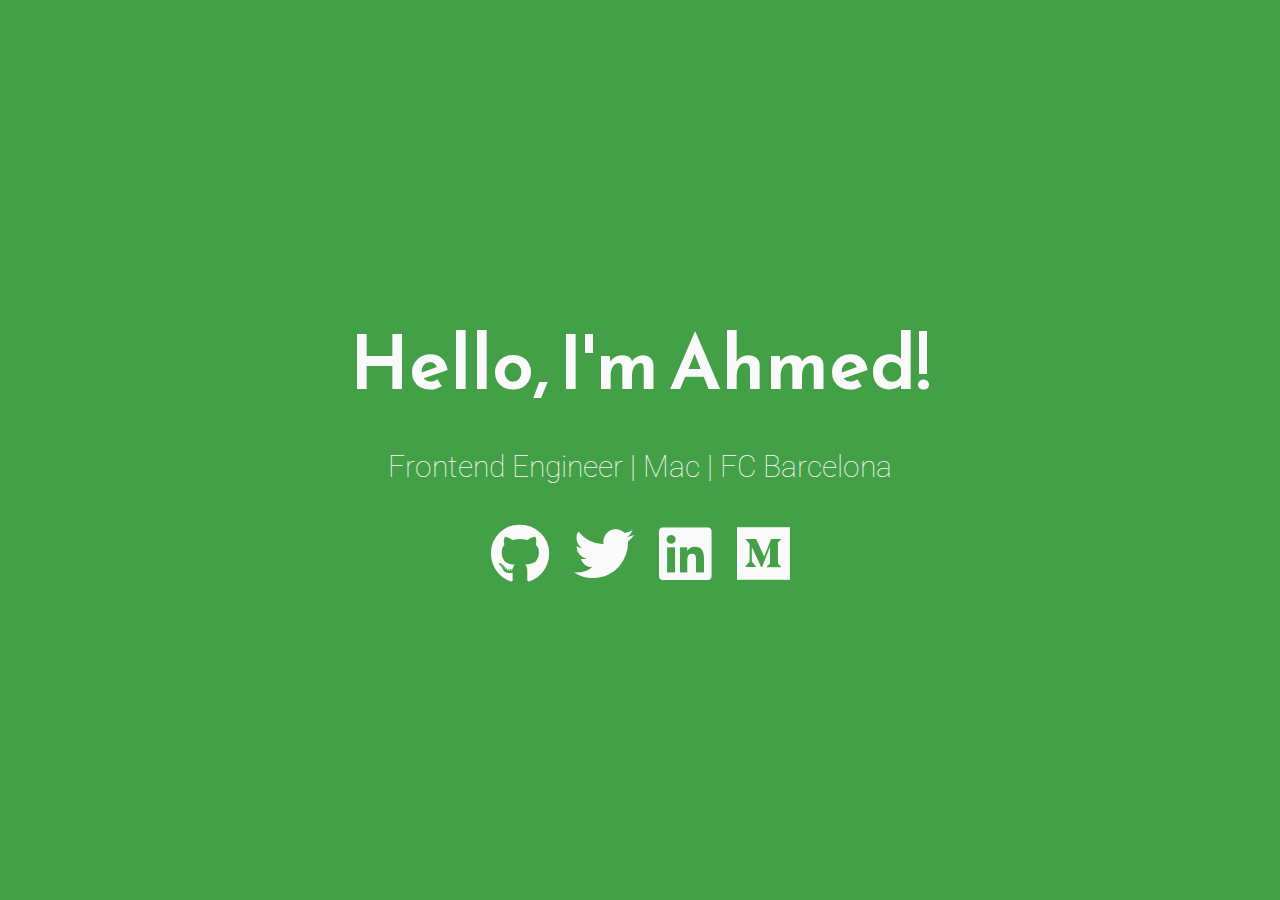
<file: index.html>
<!DOCTYPE html>
<html>

<head>
    <!-- Global site tag (gtag.js) - Google Analytics -->
    <script async src="https://www.googletagmanager.com/gtag/js?id=UA-43103748-1"></script>
    <script>
      window.dataLayer = window.dataLayer || [];
      function gtag(){dataLayer.push(arguments);}
      gtag('js', new Date());

      gtag('config', 'UA-43103748-1');
    </script>
    <!-- End Google Analytics -->

    <meta charset="utf-8">
    <meta http-equiv="X-UA-Compatible" content="IE=edge">
    <meta name="viewport" content="width=device-width, initial-scale=1.0">

    <title>BonDoQ | A Software Engineer</title>

    <link rel="icon" href="favicon.ico" type="image/png" />

    <link href="https://fonts.googleapis.com/css?family=Reem+Kufi|Roboto:300" rel="stylesheet">
    <link href="https://use.fontawesome.com/releases/v5.0.8/css/all.css" rel="stylesheet">
    <link rel="stylesheet" href="css/reset.css">
    <link rel="stylesheet" href="css/styles.css">

    <script type="text/javascript">
        const themes = [
            "css/themes/indigo-white.css",
            "css/themes/green-white.css",
            "css/themes/red-white.css",
            "css/themes/grey-white.css",
            "css/themes/white-indigo.css",
            "css/themes/white-blue.css",
            "css/themes/white-grey.css",
            "css/themes/white-red.css",
            "css/themes/yellow-black.css",
        ];
        const min = 0, max = 9;
        const randomThemeIndex = Math.floor(Math.random() * (max - min) + min);

        const link = document.createElement('link');
        link.rel = 'stylesheet';
        link.href = themes[randomThemeIndex];
        document.head.appendChild(link);

    </script>
</head>

<body>
    <main>
        <div class="intro">Hello, I'm Ahmed!</div>
        <div class="tagline">Frontend Engineer | Mac | FC Barcelona </div>
        <!-- Find your icons from here - https://fontawesome.com/icons?d=gallery&s=brands -->
        <div class="icons-social">
            <a target="_blank" href="https://github.com/bondoq">
                <i class="fab fa-github"></i>
            </a>
            <a target="_blank" href="https://twitter.com/_bondoq">
                <i class="fab fa-twitter"></i>
            </a>
            <a target="_blank" href="https://linkedin.com/in/bondoq">
                <i class="fab fa-linkedin"></i>
            </a>
            <a target="_blank" href="https://medium.com/@bondoq">
                <i class="fab fa-medium"></i>
            </a>

        </div>
    </main>
</body>

</html>
</file>
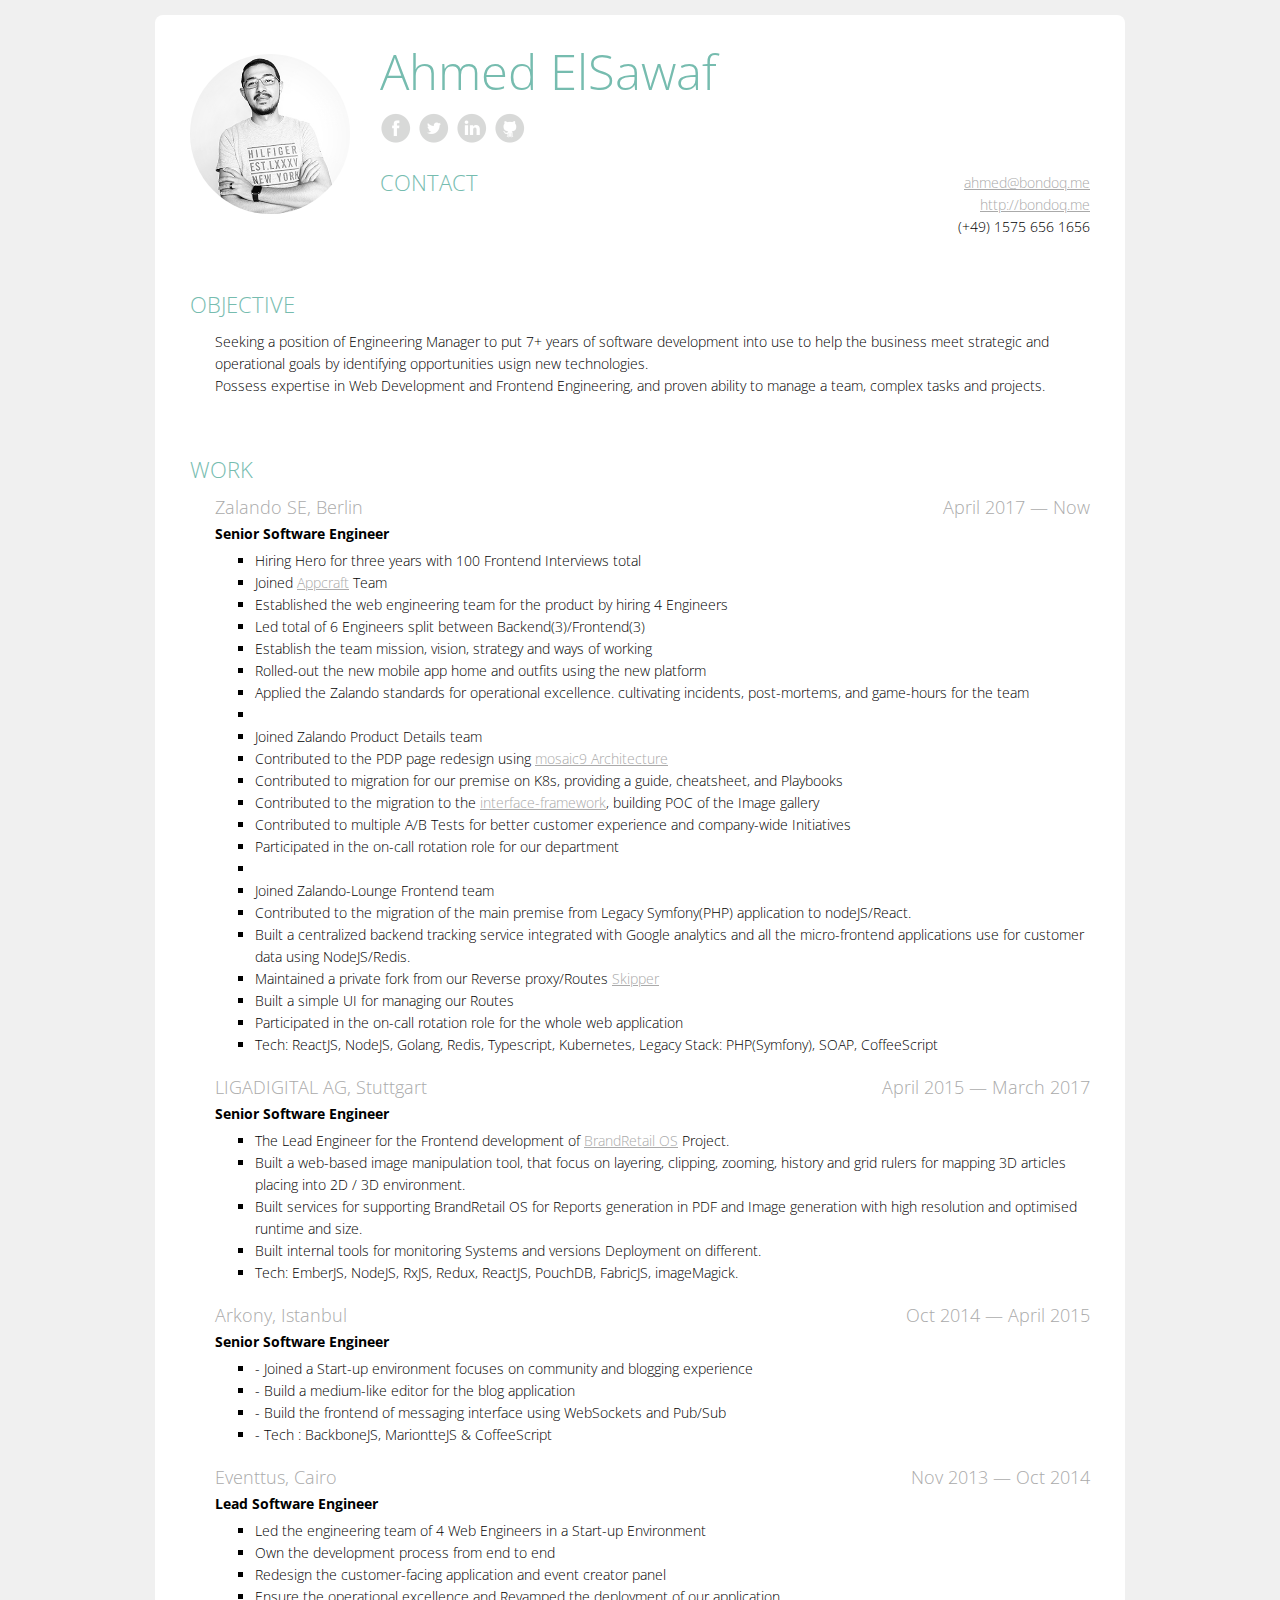
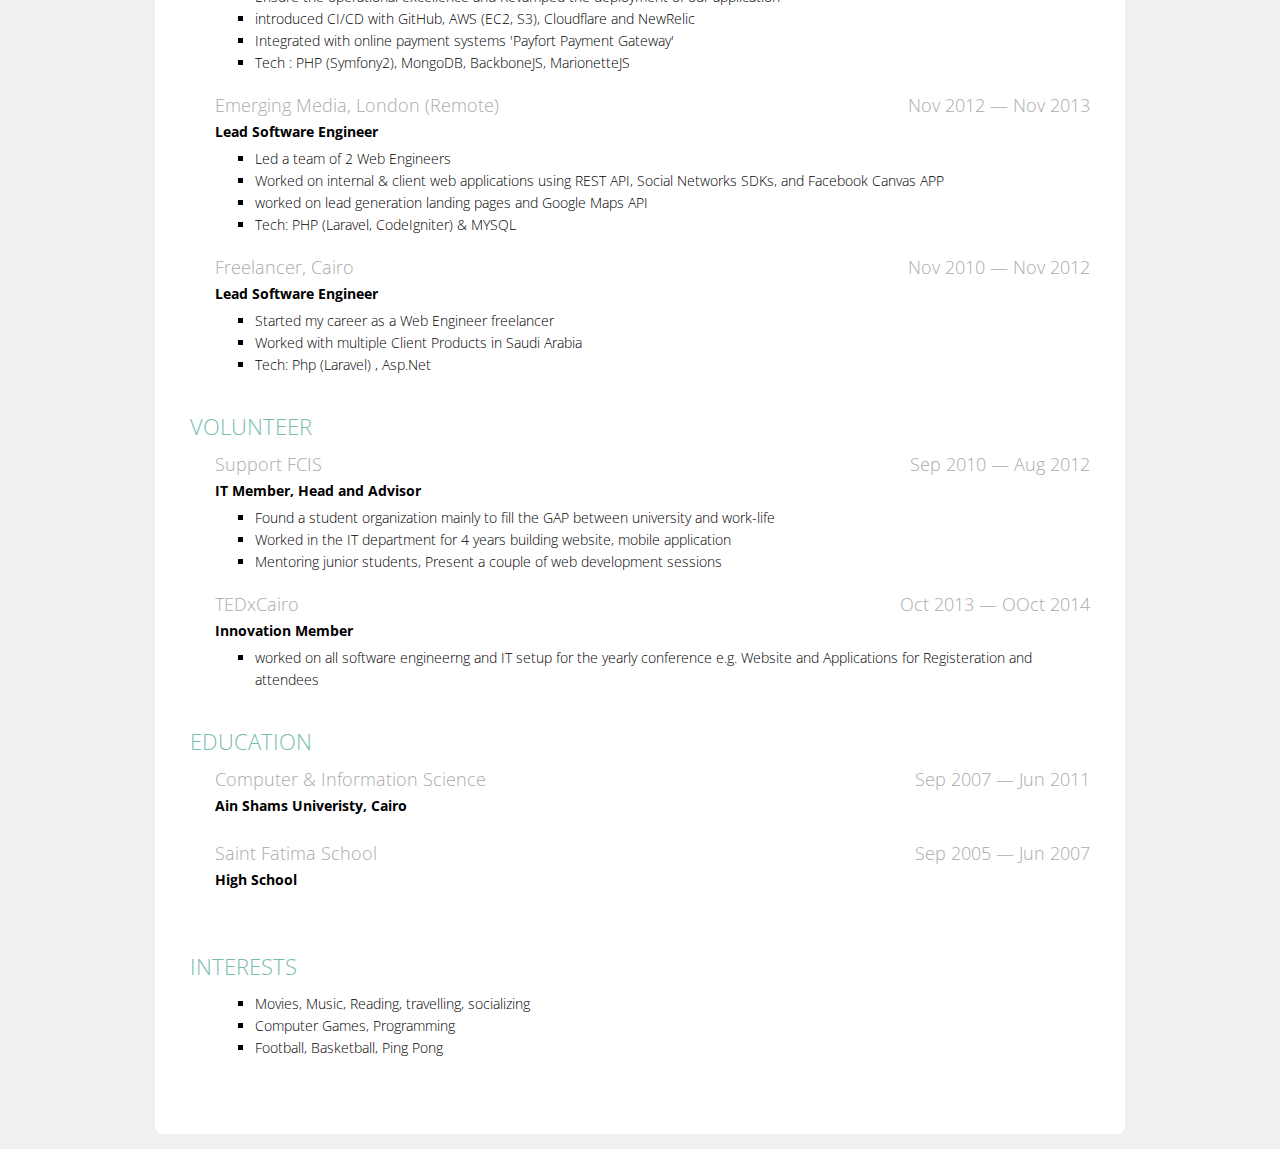
<file: cv/index.html>
<!doctype html><html lang="en"><head><meta charset="utf-8"/><link rel="icon" href="/cv/img/favicon.png"/><meta name="viewport" content="width=device-width,initial-scale=1"/><meta name="description" content="BonDoQ's portfolio"/><link href="https://fonts.googleapis.com/css?family=Open+Sans:300&subset=latin,latin-ext" rel="stylesheet"/><link rel="stylesheet" href="/cv/css/main.css"/><link rel="apple-touch-icon" href="/cv/img/favicon.png"/><title>ondoq</title></head><body><noscript>You need to enable JavaScript to run this app.</noscript><div id="main"></div><script>!function(e){function r(r){for(var n,l,f=r[0],i=r[1],p=r[2],c=0,s=[];c<f.length;c++)l=f[c],Object.prototype.hasOwnProperty.call(o,l)&&o[l]&&s.push(o[l][0]),o[l]=0;for(n in i)Object.prototype.hasOwnProperty.call(i,n)&&(e[n]=i[n]);for(a&&a(r);s.length;)s.shift()();return u.push.apply(u,p||[]),t()}function t(){for(var e,r=0;r<u.length;r++){for(var t=u[r],n=!0,f=1;f<t.length;f++){var i=t[f];0!==o[i]&&(n=!1)}n&&(u.splice(r--,1),e=l(l.s=t[0]))}return e}var n={},o={1:0},u=[];function l(r){if(n[r])return n[r].exports;var t=n[r]={i:r,l:!1,exports:{}};return e[r].call(t.exports,t,t.exports,l),t.l=!0,t.exports}l.m=e,l.c=n,l.d=function(e,r,t){l.o(e,r)||Object.defineProperty(e,r,{enumerable:!0,get:t})},l.r=function(e){"undefined"!=typeof Symbol&&Symbol.toStringTag&&Object.defineProperty(e,Symbol.toStringTag,{value:"Module"}),Object.defineProperty(e,"__esModule",{value:!0})},l.t=function(e,r){if(1&r&&(e=l(e)),8&r)return e;if(4&r&&"object"==typeof e&&e&&e.__esModule)return e;var t=Object.create(null);if(l.r(t),Object.defineProperty(t,"default",{enumerable:!0,value:e}),2&r&&"string"!=typeof e)for(var n in e)l.d(t,n,function(r){return e[r]}.bind(null,n));return t},l.n=function(e){var r=e&&e.__esModule?function(){return e.default}:function(){return e};return l.d(r,"a",r),r},l.o=function(e,r){return Object.prototype.hasOwnProperty.call(e,r)},l.p="/cv/";var f=this.webpackJsonpportfolio=this.webpackJsonpportfolio||[],i=f.push.bind(f);f.push=r,f=f.slice();for(var p=0;p<f.length;p++)r(f[p]);var a=i;t()}([])</script><script src="/cv/static/js/2.82a0fc8e.chunk.js"></script><script src="/cv/static/js/main.933772e7.chunk.js"></script></body></html>
</file>
<file: css/styles.css>
/* Typography */

html {
	font-family: 'Roboto', sans-serif;
}

@media (min-width: 576px) {
	html {
		font-size: 14px;
	}
}

@media (min-width: 768px) {
	html {
		font-size: 16px;
	}
}

@media (min-width: 992px) {
	html {
		font-size: 18px;
	}
}

@media (min-width: 1200px) {
	html {
		font-size: 20px;
	}
}

.icons-social i {
	font-size: 3em;
}

/* Custom Styles */

main {
	display: flex;
	flex-direction: column;
	min-height: 100vh;
	justify-content: center;
	padding: 0 30px;
	text-align: center;
}

main > .intro {
	font-family: 'Reem Kufi', sans-serif;
	font-size: 3.75em;
	font-weight: 600;
}

main > .tagline {
	font-size: 1.5rem;
	margin: 1.5rem 0;
	font-weight: 100;
}

.icons-social i {
	padding: 10px;
}

.devto {
	margin-bottom: -0.20rem;
}

.devto svg {
	margin-bottom: -0.20rem;
	margin-left: 0.675rem;;
	width: 2.65rem;
	height: 2.65rem;
}
</file>
<file: cv/css/main.css>
body {
  background: #f0f0f0;
  margin: 0;
  padding: 0;

  font-family: "Open Sans", "Helvetica Light", "Helvetica Neue", "Arial Narrow",
    Helvetica, Arial, serif;
  font-weight: 300;
  line-height: 22px;
  font-size: 14px;

  color: #000;
}

@media all {
  .page-break {
    display: none;
  }
}

@media print {
  .page-break {
    display: block;
    page-break-before: always;
  }
}

h1,
h2,
h3,
h4 {
  font-family: "Open Sans", "Helvetica Light", "Helvetica Neue", "Arial Narrow",
    Helvetica, Arial, serif;
  font-weight: 300;
  margin: 0 0 15px 0;
  padding: 0;
  color: #aaa;
}

a {
  color: #aaa;
}

h1 {
  font-size: 350%;
}

h2 {
  font-size: 210%;
}

h3 {
  font-size: 130%;
}

p {
  margin: 0 0 10px 0;
}

ul {
  margin: 0;
  list-style-type: square;
}

/* ________________________________________________________ */

.clear {
  clear: both;
}

#main {
  background: #fff;
  width: 900px;
  padding: 35px;
  margin: 15px auto 15px auto;
  overflow: hidden;

  -webkit-border-radius: 8px;
  -moz-border-radius: 8px;
  border-radius: 8px;
}

#title {
  line-height: 42px;
  margin: 0 0 20px 0;
  color: #76bcaf;
}

#title small {
  color: #aaa;
  font-size: 30px;
}

#credit a {
  color: #999;
}

p label {
  font-size: 110%;
  margin-right: 10px;
}

.section {
  margin-bottom: 40px;
}

.section .set {
}

.item {
  margin: 0 0 20px 0;
}

/*  _____________________________ */
.section .title {
  text-transform: uppercase;
  font-size: 160%;

  margin: 0 auto 15px auto;
  display: block;

  color: #76bcaf;
}

.section .set {
  margin-left: 25px;
}

.section .set h3 {
  margin: 0;
}

.basic-info {
  border-top: 0;
}

.section.basic-info .title {
  float: left;
  border: 0;
}

.basic-info .set {
  float: right;
  width: 70%;
}

.basic-info .address {
  width: 50%;
  float: left;
}

.basic-info .r {
  float: right;
  width: 50%;
  text-align: right;
}

.basic-info label {
  font-weight: 300;
}

.basic-info label,
.basic-info span {
  display: inline !important;
}

.basic-info p {
  margin: 0;
}

.section span {
  display: block;
}

.section h3 span.l,
.section span.r {
  width: 49%;
  float: left;
}

.section span.r {
  float: right;
  text-align: right;
}

.section-education .school,
.section-work .job_title {
  font-size: 100%;
  font-weight: bold;
  display: block;
  margin: 5px 0 5px 0;
}

#photo {
  width: 160px;
  height: 200px;
  overflow: hidden;
  float: left;
  margin-top: 4px;
}

#photo img {
  width: 100%;
  height: auto;

  -moz-border-radius: 50%;
  -webkit-border-radius: 50%;
  border-radius: 50%;
}

.header.photo {
  margin-left: 190px;
}

.header.photo #title {
  text-align: left;
}

.header.photo .basic-info {
  float: none;
  padding: 0;
}

.social {
  margin-bottom: 80px;
}

.social ul {
  list-style: none;
  padding: 0;
  margin: 0;
  float: left;
}

.social ul li {
  float: left;
}

.social ul li a {
  display: block;
  margin-right: 6px;
}

.social ul li img {
  display: block;
  width: 32px;
  height: 32px;
}

@media screen and (max-width: 950px) {
  body {
    background: #fff;
  }

  #main {
    box-shadow: none;
    padding: 5px;
  }
}

@media print {
  .page-break {
    display: block;
    page-break-before: always;
  }
}
</file>
